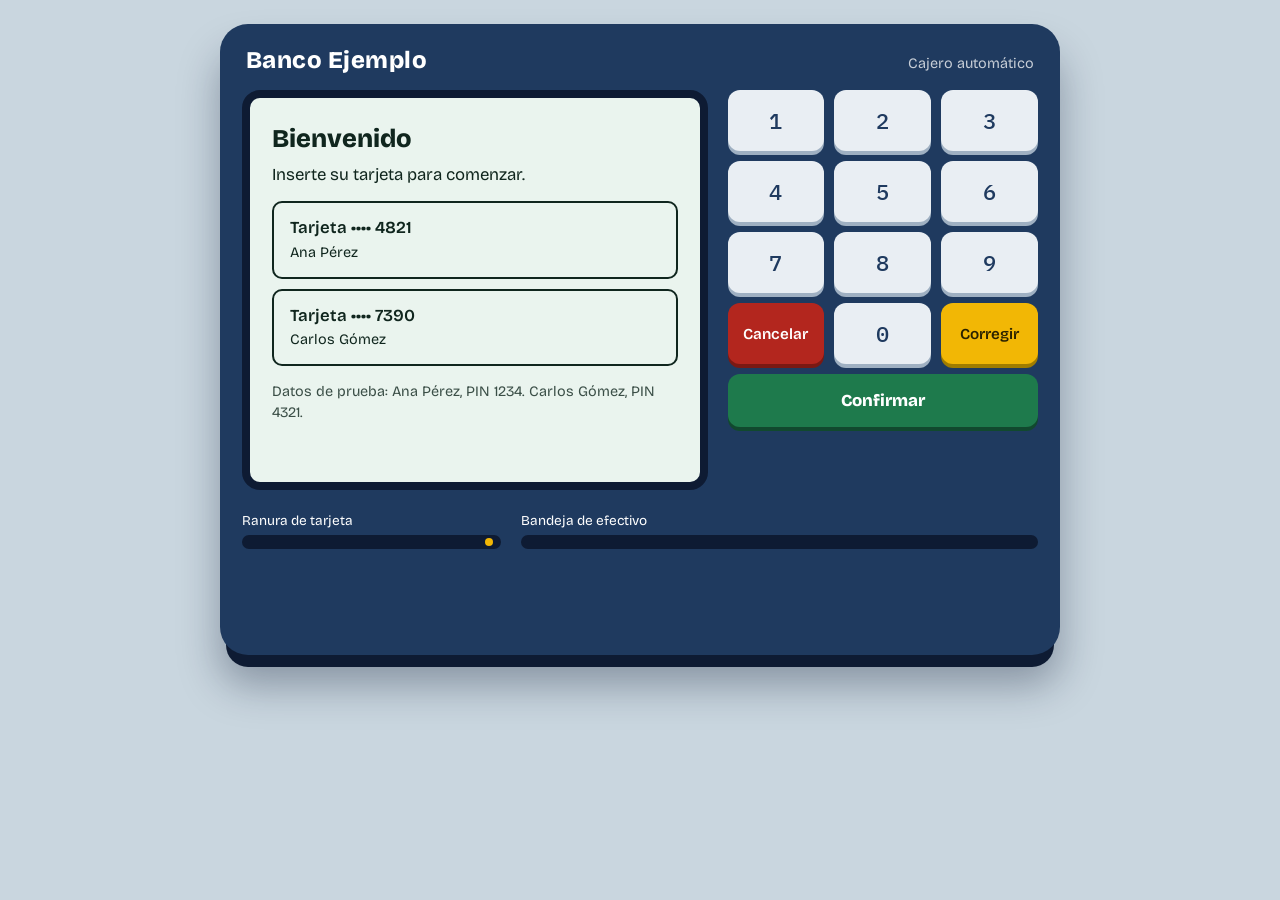
<file: index.html>
<!DOCTYPE html>
<html lang="es">
<head>
<meta charset="utf-8">
<meta name="viewport" content="width=device-width, initial-scale=1">
<title>Cajero automático</title>
<link rel="preconnect" href="https://fonts.googleapis.com">
<link rel="preconnect" href="https://fonts.gstatic.com" crossorigin>
<link href="https://fonts.googleapis.com/css2?family=Bricolage+Grotesque:opsz,wght@12..96,400;12..96,600;12..96,800&family=IBM+Plex+Mono:wght@500&display=swap" rel="stylesheet">
<style>
  :root {
    --fondo: #C9D6DF;
    --cuerpo: #1F3A5F;
    --cuerpo-oscuro: #0E1B33;
    --pantalla: #EAF4EE;
    --tinta: #10261E;
    --amarillo: #F2B705;
    --rojo: #B3261E;
    --verde: #1E7A4C;
  }
  * { box-sizing: border-box; }
  body {
    margin: 0;
    min-height: 100vh;
    background: var(--fondo);
    font-family: "Bricolage Grotesque", system-ui, sans-serif;
    color: var(--tinta);
    padding: 24px 16px;
  }

  /* ---------- Cuerpo del cajero ---------- */
  .cajero {
    max-width: 840px;
    margin: 0 auto;
    background: var(--cuerpo);
    border-radius: 28px;
    padding: 22px;
    box-shadow: 0 18px 0 -6px var(--cuerpo-oscuro), 0 30px 40px rgba(14, 27, 51, .35);
  }
  .marca {
    display: flex;
    align-items: baseline;
    justify-content: space-between;
    color: #fff;
    margin: 0 4px 16px;
  }
  .marca h1 { margin: 0; font-size: 1.5rem; font-weight: 800; letter-spacing: .02em; }
  .marca span { font-size: .9rem; opacity: .75; }

  .panel {
    display: grid;
    grid-template-columns: 1.5fr 1fr;
    gap: 20px;
  }

  /* ---------- Pantalla ---------- */
  .pantalla {
    background: var(--pantalla);
    border: 8px solid var(--cuerpo-oscuro);
    border-radius: 18px;
    padding: 22px;
    min-height: 400px;
    font-size: 1.05rem;
    line-height: 1.45;
  }
  .pantalla h2 { margin: 0 0 6px; font-size: 1.6rem; font-weight: 800; }
  .pantalla p { margin: 0 0 14px; max-width: 46ch; }
  .monto {
    font-family: "IBM Plex Mono", monospace;
    font-size: 2.2rem;
    font-weight: 500;
    margin: 12px 0 22px !important;
  }
  .campo {
    font-family: "IBM Plex Mono", monospace;
    font-size: 1.8rem;
    letter-spacing: .15em;
    border: 2px solid var(--tinta);
    border-radius: 10px;
    padding: 12px 16px;
    margin: 6px 0 14px;
    background: #fff;
    min-height: 62px;
  }
  .aviso {
    border-left: 6px solid var(--tinta);
    padding: 8px 12px;
    background: rgba(16, 38, 30, .07);
    border-radius: 0 8px 8px 0;
    font-weight: 600;
  }
  .aviso.error { border-color: var(--rojo); color: var(--rojo); background: rgba(179, 38, 30, .08); }
  .aviso.ok { border-color: var(--verde); color: var(--verde); background: rgba(30, 122, 76, .08); }

  .rejilla { display: grid; grid-template-columns: 1fr 1fr; gap: 10px; margin-top: 8px; }
  .lista { display: grid; gap: 10px; margin-top: 8px; }
  .acciones { display: flex; gap: 10px; flex-wrap: wrap; }
  .op {
    font: inherit;
    font-weight: 600;
    color: var(--tinta);
    background: transparent;
    border: 2px solid var(--tinta);
    border-radius: 10px;
    padding: 13px 16px;
    text-align: left;
    cursor: pointer;
    display: flex;
    flex-direction: column;
    gap: 2px;
  }
  .op small { font-weight: 400; font-size: .9rem; }
  .op:hover { background: var(--tinta); color: var(--pantalla); }
  .op:focus-visible, .tecla:focus-visible { outline: 3px solid var(--amarillo); outline-offset: 2px; }
  .pantalla .op:focus-visible { outline-color: var(--cuerpo); }
  .demo { font-size: .9rem; opacity: .8; margin-top: 16px !important; }

  .movimientos { list-style: none; padding: 0; margin: 8px 0 18px; display: grid; gap: 8px; }
  .movimientos li { border-bottom: 1px solid rgba(16, 38, 30, .25); padding-bottom: 8px; }
  .movimientos small { display: block; opacity: .75; }

  /* ---------- Teclado ---------- */
  .teclado { display: grid; grid-template-columns: repeat(3, 1fr); gap: 10px; align-content: start; }
  .tecla {
    font-family: "IBM Plex Mono", monospace;
    font-size: 1.4rem;
    font-weight: 500;
    color: var(--cuerpo);
    background: #E9EEF3;
    border: none;
    border-radius: 12px;
    padding: 16px 0;
    cursor: pointer;
    box-shadow: 0 4px 0 #9FB0C2;
  }
  .tecla:active { transform: translateY(3px); box-shadow: 0 1px 0 #9FB0C2; }
  .tecla.cancelar { background: var(--rojo); color: #fff; box-shadow: 0 4px 0 #7A1913; font-size: .95rem; font-family: inherit; font-weight: 600; }
  .tecla.corregir { background: var(--amarillo); color: #2A2200; box-shadow: 0 4px 0 #A07C00; font-size: .95rem; font-family: inherit; font-weight: 600; }
  .tecla.confirmar { grid-column: 1 / -1; background: var(--verde); color: #fff; box-shadow: 0 4px 0 #11492E; font-family: inherit; font-size: 1.05rem; font-weight: 800; }

  /* ---------- Bandeja: tarjeta y efectivo ---------- */
  .bandeja { display: grid; grid-template-columns: 1fr 2fr; gap: 20px; margin-top: 22px; }
  .ranura-tarjeta, .ranura-efectivo { color: #fff; font-size: .85rem; }
  .ranura-tarjeta .boca {
    height: 14px; border-radius: 8px; background: var(--cuerpo-oscuro);
    display: flex; align-items: center; justify-content: flex-end; padding: 0 8px; margin-top: 6px;
  }
  .led { width: 8px; height: 8px; border-radius: 50%; background: var(--amarillo); }
  .led.espera { animation: parpadeo 1.2s infinite; }
  .led.activa { background: #46D28B; }
  .led.bloqueada { background: #FF5A4E; }
  @keyframes parpadeo { 50% { opacity: .2; } }

  .ranura-efectivo .boca { height: 14px; border-radius: 8px; background: var(--cuerpo-oscuro); margin-top: 6px; }
  .billetes { height: 84px; overflow: hidden; position: relative; margin: 0 14px; }
  .billete {
    position: absolute; top: 0; height: 52px; width: 120px;
    border-radius: 6px; border: 2px solid #5B3F85; background: #8E6BB3; color: #fff;
    display: flex; align-items: center; justify-content: center;
    font-family: "IBM Plex Mono", monospace; font-size: 1.3rem;
    transform: translateY(-100%);
    animation: sale .9s cubic-bezier(.2, .8, .3, 1) forwards;
  }
  @keyframes sale { to { transform: translateY(var(--baja)) rotate(var(--giro)); } }

  @media (max-width: 720px) {
    .panel { grid-template-columns: 1fr; }
    .bandeja { grid-template-columns: 1fr; }
    .pantalla { min-height: 340px; }
  }
  @media (prefers-reduced-motion: reduce) {
    .billete { animation-duration: .01s; }
    .led.espera { animation: none; }
  }
</style>
</head>
<body>

<main class="cajero">
  <div class="marca">
    <h1>Banco Ejemplo</h1>
    <span>Cajero automático</span>
  </div>

  <div class="panel">
    <!-- Aquí se dibuja cada pantalla del cajero -->
    <section class="pantalla" id="pantalla" aria-live="polite"></section>

    <!-- Teclado numérico -->
    <div class="teclado" aria-label="Teclado numérico">
      <button class="tecla" onclick="pulsar('1')">1</button>
      <button class="tecla" onclick="pulsar('2')">2</button>
      <button class="tecla" onclick="pulsar('3')">3</button>
      <button class="tecla" onclick="pulsar('4')">4</button>
      <button class="tecla" onclick="pulsar('5')">5</button>
      <button class="tecla" onclick="pulsar('6')">6</button>
      <button class="tecla" onclick="pulsar('7')">7</button>
      <button class="tecla" onclick="pulsar('8')">8</button>
      <button class="tecla" onclick="pulsar('9')">9</button>
      <button class="tecla cancelar" onclick="cancelar()">Cancelar</button>
      <button class="tecla" onclick="pulsar('0')">0</button>
      <button class="tecla corregir" onclick="corregir()">Corregir</button>
      <button class="tecla confirmar" onclick="confirmar()">Confirmar</button>
    </div>
  </div>

  <div class="bandeja">
    <div class="ranura-tarjeta">
      Ranura de tarjeta
      <div class="boca"><span class="led espera" id="led"></span></div>
    </div>
    <div class="ranura-efectivo">
      Bandeja de efectivo
      <div class="boca"></div>
      <div class="billetes" id="billetes"></div>
    </div>
  </div>
</main>

<script>
/*
  ALGORITMO DEL CAJERO AUTOMÁTICO

  1. El usuario elige una tarjeta (la inserta).
  2. Escribe su PIN. Tiene 3 intentos; si falla los 3, la tarjeta se bloquea.
  3. Si el PIN es correcto, ve el menú:
       - Consultar saldo
       - Retirar dinero  (valida múltiplo, límite y saldo suficiente)
       - Depositar dinero (valida múltiplo y límite)
       - Ver los últimos movimientos
       - Cambiar el PIN
  4. Al salir, el cajero devuelve la tarjeta y vuelve a la pantalla de inicio.
*/

// ---------- DATOS ----------
// Cada cuenta es un objeto con sus datos. Son cuentas de prueba.
const cuentas = [
  { tarjeta: "4821", titular: "Ana Pérez",    pin: "1234", saldo: 1500000, movimientos: [], bloqueada: false },
  { tarjeta: "7390", titular: "Carlos Gómez", pin: "4321", saldo: 320000,  movimientos: [], bloqueada: false }
];

// ---------- REGLAS DEL CAJERO ----------
const LIMITE_RETIRO = 1000000;    // máximo por retiro
const LIMITE_DEPOSITO = 3000000;  // máximo por depósito
const MULTIPLO = 10000;           // solo hay billetes de 10.000 o más
const MAX_INTENTOS = 3;

// ---------- ESTADO ACTUAL ----------
let cuenta = null;        // cuenta que está usando el cajero (null = nadie)
let pantalla = "inicio";  // pantalla que se está mostrando
let entrada = "";         // lo que el usuario escribe con el teclado
let intentos = 0;         // intentos fallidos de PIN
let pinNuevo = "";        // PIN nuevo mientras se confirma
let mensaje = "";         // aviso que se muestra en pantalla
let tipoMensaje = "";     // "error" u "ok"

// Pantallas que piden escribir números: cuántos dígitos y si se ocultan
const configEntrada = {
  pin:         { max: 4, oculto: true },
  retiroOtro:  { max: 8, oculto: false },
  deposito:    { max: 8, oculto: false },
  cambiarPin1: { max: 4, oculto: true },
  cambiarPin2: { max: 4, oculto: true }
};

// ---------- FUNCIONES DE AYUDA ----------
// Convierte 1500000 en "$ 1.500.000"
function formato(n) {
  return "$ " + n.toLocaleString("es-CO");
}

function aviso() {
  if (mensaje === "") return "";
  return '<p class="aviso ' + tipoMensaje + '" role="status">' + mensaje + "</p>";
}

// Cambia de pantalla
function mostrar(nombre, msg, tipo) {
  if (nombre !== "retiroOk") limpiarBilletes();
  pantalla = nombre;
  entrada = "";
  mensaje = msg || "";
  tipoMensaje = tipo || "";
  render();
  actualizarLed();
}

// Guarda un movimiento en el historial de la cuenta
function registrar(tipo, monto) {
  cuenta.movimientos.push({
    tipo: tipo,
    monto: monto,
    saldo: cuenta.saldo,
    fecha: new Date().toLocaleString("es-CO")
  });
}

// ---------- DIBUJAR LA PANTALLA ----------
function render() {
  const p = document.getElementById("pantalla");
  let html = "";

  if (pantalla === "inicio") {
    html = "<h2>Bienvenido</h2>" +
      "<p>Inserte su tarjeta para comenzar.</p>" + aviso() +
      '<div class="lista">';
    for (let i = 0; i < cuentas.length; i++) {
      const c = cuentas[i];
      html += '<button class="op" onclick="elegirTarjeta(' + i + ')">' +
        "Tarjeta •••• " + c.tarjeta +
        "<small>" + c.titular + (c.bloqueada ? " (bloqueada)" : "") + "</small></button>";
    }
    html += "</div>" +
      '<p class="demo">Datos de prueba: Ana Pérez, PIN 1234. Carlos Gómez, PIN 4321.</p>';
  }

  else if (pantalla === "pin") {
    html = "<h2>Ingrese su PIN</h2>" +
      "<p>Tarjeta •••• " + cuenta.tarjeta + ". Escriba los 4 dígitos y presione Confirmar.</p>" +
      '<div class="campo" id="campo"></div>' + aviso();
  }

  else if (pantalla === "menu") {
    html = "<h2>Hola, " + cuenta.titular.split(" ")[0] + "</h2>" +
      "<p>¿Qué desea hacer?</p>" + aviso() +
      '<div class="rejilla">' +
      '<button class="op" onclick="mostrar(\'saldo\')">Consultar saldo</button>' +
      '<button class="op" onclick="mostrar(\'retiro\')">Retirar dinero</button>' +
      '<button class="op" onclick="mostrar(\'deposito\')">Depositar dinero</button>' +
      '<button class="op" onclick="mostrar(\'movimientos\')">Últimos movimientos</button>' +
      '<button class="op" onclick="mostrar(\'cambiarPin1\')">Cambiar PIN</button>' +
      '<button class="op" onclick="terminar()">Salir</button>' +
      "</div>";
  }

  else if (pantalla === "saldo") {
    html = "<h2>Saldo disponible</h2>" +
      '<p class="monto">' + formato(cuenta.saldo) + "</p>" +
      '<div class="acciones">' +
      '<button class="op" onclick="mostrar(\'menu\')">Volver al menú</button>' +
      '<button class="op" onclick="terminar()">Salir</button></div>';
  }

  else if (pantalla === "retiro") {
    html = "<h2>Retirar dinero</h2>" +
      "<p>Elija un valor o escriba otro. Máximo " + formato(LIMITE_RETIRO) + " por retiro.</p>" + aviso() +
      '<div class="rejilla">' +
      '<button class="op" onclick="retirar(50000)">' + formato(50000) + "</button>" +
      '<button class="op" onclick="retirar(100000)">' + formato(100000) + "</button>" +
      '<button class="op" onclick="retirar(200000)">' + formato(200000) + "</button>" +
      '<button class="op" onclick="retirar(500000)">' + formato(500000) + "</button>" +
      '<button class="op" onclick="mostrar(\'retiroOtro\')">Otro valor</button>' +
      '<button class="op" onclick="mostrar(\'menu\')">Volver al menú</button>' +
      "</div>";
  }

  else if (pantalla === "retiroOtro") {
    html = "<h2>Otro valor</h2>" +
      "<p>Escriba el valor en múltiplos de " + formato(MULTIPLO) + " y presione Confirmar.</p>" +
      '<div class="campo" id="campo"></div>' + aviso() +
      '<button class="op" onclick="mostrar(\'retiro\')">Volver</button>';
  }

  else if (pantalla === "retiroOk") {
    html = "<h2>Retiro exitoso</h2>" +
      "<p>Retire su dinero de la bandeja de efectivo.</p>" +
      "<p>Nuevo saldo: <strong>" + formato(cuenta.saldo) + "</strong></p>" +
      '<button class="op" onclick="recogerDinero()">Ya retiré mi dinero</button>';
  }

  else if (pantalla === "deposito") {
    html = "<h2>Depositar dinero</h2>" +
      "<p>Escriba el valor en múltiplos de " + formato(MULTIPLO) + ". Máximo " + formato(LIMITE_DEPOSITO) + ".</p>" +
      '<div class="campo" id="campo"></div>' + aviso() +
      '<button class="op" onclick="mostrar(\'menu\')">Volver al menú</button>';
  }

  else if (pantalla === "depositoOk") {
    html = "<h2>Depósito registrado</h2>" +
      "<p>Nuevo saldo: <strong>" + formato(cuenta.saldo) + "</strong></p>" +
      '<button class="op" onclick="mostrar(\'menu\')">Volver al menú</button>';
  }

  else if (pantalla === "movimientos") {
    html = "<h2>Últimos movimientos</h2>";
    if (cuenta.movimientos.length === 0) {
      html += "<p>Todavía no hay movimientos en esta sesión.</p>";
    } else {
      html += '<ul class="movimientos">';
      // Se muestran los 5 más recientes, el último primero
      const ultimos = cuenta.movimientos.slice(-5).reverse();
      for (let i = 0; i < ultimos.length; i++) {
        const m = ultimos[i];
        html += "<li>" + m.tipo + " de " + formato(m.monto) +
          "<small>" + m.fecha + ". Saldo: " + formato(m.saldo) + "</small></li>";
      }
      html += "</ul>";
    }
    html += '<button class="op" onclick="mostrar(\'menu\')">Volver al menú</button>';
  }

  else if (pantalla === "cambiarPin1") {
    html = "<h2>Cambiar PIN</h2>" +
      "<p>Escriba su nuevo PIN de 4 dígitos y presione Confirmar.</p>" +
      '<div class="campo" id="campo"></div>' + aviso() +
      '<button class="op" onclick="mostrar(\'menu\')">Volver al menú</button>';
  }

  else if (pantalla === "cambiarPin2") {
    html = "<h2>Confirme el nuevo PIN</h2>" +
      "<p>Escriba otra vez el nuevo PIN y presione Confirmar.</p>" +
      '<div class="campo" id="campo"></div>' + aviso() +
      '<button class="op" onclick="mostrar(\'menu\')">Cancelar cambio</button>';
  }

  else if (pantalla === "despedida") {
    html = "<h2>Gracias por usar el cajero</h2>" +
      "<p>Retire su tarjeta.</p>" +
      '<button class="op" onclick="retirarTarjeta()">Retirar tarjeta</button>';
  }

  else if (pantalla === "bloqueada") {
    html = "<h2>Tarjeta bloqueada</h2>" +
      "<p>Superó los " + MAX_INTENTOS + " intentos de PIN. La tarjeta fue retenida por seguridad.</p>" +
      '<button class="op" onclick="retirarTarjeta()">Aceptar</button>';
  }

  p.innerHTML = html;
  actualizarCampo();
}

// Muestra lo que el usuario va escribiendo
function actualizarCampo() {
  const campo = document.getElementById("campo");
  if (!campo) return;
  const config = configEntrada[pantalla];
  if (config.oculto) {
    campo.textContent = "•".repeat(entrada.length) + "–".repeat(config.max - entrada.length);
  } else {
    campo.textContent = entrada === "" ? "$ 0" : formato(Number(entrada));
  }
}

// La luz de la ranura cambia según el estado
function actualizarLed() {
  const led = document.getElementById("led");
  if (pantalla === "bloqueada") led.className = "led bloqueada";
  else if (cuenta !== null) led.className = "led activa";
  else led.className = "led espera";
}

// ---------- TECLADO ----------
function pulsar(digito) {
  const config = configEntrada[pantalla];
  if (!config) return;                        // esta pantalla no pide números
  if (entrada.length >= config.max) return;   // ya escribió el máximo
  entrada += digito;
  actualizarCampo();
}

function corregir() {
  if (!configEntrada[pantalla]) return;
  entrada = entrada.slice(0, -1);
  actualizarCampo();
}

function confirmar() {
  if (pantalla === "pin") validarPin();
  else if (pantalla === "retiroOtro") retirar(Number(entrada));
  else if (pantalla === "deposito") depositar(Number(entrada));
  else if (pantalla === "cambiarPin1") pedirConfirmacionPin();
  else if (pantalla === "cambiarPin2") guardarPinNuevo();
}

function cancelar() {
  if (pantalla === "pin") retirarTarjeta();            // devuelve la tarjeta
  else if (pantalla === "menu") terminar();            // sale
  else if (pantalla === "retiroOk") recogerDinero();
  else if (cuenta !== null && pantalla !== "despedida" && pantalla !== "bloqueada") mostrar("menu");
}

// ---------- OPERACIONES ----------
function elegirTarjeta(i) {
  if (cuentas[i].bloqueada) {
    mostrar("inicio", "Esa tarjeta está bloqueada.", "error");
    return;
  }
  cuenta = cuentas[i];
  intentos = 0;
  mostrar("pin");
}

function validarPin() {
  if (entrada.length !== 4) {
    mostrar("pin", "Escriba los 4 dígitos del PIN.", "error");
    return;
  }
  if (entrada === cuenta.pin) {
    intentos = 0;
    mostrar("menu");
  } else {
    intentos++;
    if (intentos >= MAX_INTENTOS) {
      cuenta.bloqueada = true;
      mostrar("bloqueada");
    } else {
      mostrar("pin", "PIN incorrecto. Intentos restantes: " + (MAX_INTENTOS - intentos) + ".", "error");
    }
  }
}

function retirar(monto) {
  if (isNaN(monto) || monto <= 0) {
    mostrar(pantalla, "Escriba un valor válido.", "error");
  } else if (monto % MULTIPLO !== 0) {
    mostrar(pantalla, "Solo se entregan valores en múltiplos de " + formato(MULTIPLO) + ".", "error");
  } else if (monto > LIMITE_RETIRO) {
    mostrar(pantalla, "El máximo por retiro es " + formato(LIMITE_RETIRO) + ".", "error");
  } else if (monto > cuenta.saldo) {
    mostrar(pantalla, "Saldo insuficiente. Su saldo es " + formato(cuenta.saldo) + ".", "error");
  } else {
    cuenta.saldo = cuenta.saldo - monto;
    registrar("Retiro", monto);
    mostrar("retiroOk");
    entregarBilletes(monto);
  }
}

function depositar(monto) {
  if (isNaN(monto) || monto <= 0) {
    mostrar("deposito", "Escriba un valor válido.", "error");
  } else if (monto % MULTIPLO !== 0) {
    mostrar("deposito", "Solo se reciben valores en múltiplos de " + formato(MULTIPLO) + ".", "error");
  } else if (monto > LIMITE_DEPOSITO) {
    mostrar("deposito", "El máximo por depósito es " + formato(LIMITE_DEPOSITO) + ".", "error");
  } else {
    cuenta.saldo = cuenta.saldo + monto;
    registrar("Depósito", monto);
    mostrar("depositoOk");
  }
}

function pedirConfirmacionPin() {
  if (entrada.length !== 4) {
    mostrar("cambiarPin1", "El PIN debe tener 4 dígitos.", "error");
    return;
  }
  pinNuevo = entrada;
  mostrar("cambiarPin2");
}

function guardarPinNuevo() {
  if (entrada !== pinNuevo) {
    mostrar("cambiarPin1", "Los PIN no coinciden. Intente de nuevo.", "error");
    return;
  }
  cuenta.pin = pinNuevo;
  pinNuevo = "";
  mostrar("menu", "PIN cambiado correctamente.", "ok");
}

function terminar() {
  mostrar("despedida");
}

function retirarTarjeta() {
  cuenta = null;
  mostrar("inicio");
}

// ---------- EFECTIVO (animación de billetes) ----------
function entregarBilletes(monto) {
  const caja = document.getElementById("billetes");
  caja.innerHTML = "";
  // Entre 2 y 5 billetes dibujados, según el monto
  const cantidad = Math.min(5, Math.max(2, Math.round(monto / 100000)));
  for (let i = 0; i < cantidad; i++) {
    const b = document.createElement("div");
    b.className = "billete";
    b.textContent = "$";
    b.style.left = (i * 38) + "px";
    b.style.setProperty("--baja", (6 + i * 5) + "px");
    b.style.setProperty("--giro", ((i % 2 === 0 ? -1 : 1) * (2 + i)) + "deg");
    b.style.animationDelay = (i * 0.15) + "s";
    b.style.zIndex = i;
    caja.appendChild(b);
  }
}

function limpiarBilletes() {
  document.getElementById("billetes").innerHTML = "";
}

function recogerDinero() {
  mostrar("menu");
}

// ---------- TECLADO FÍSICO ----------
document.addEventListener("keydown", function (e) {
  if (e.key >= "0" && e.key <= "9" && e.key.length === 1) pulsar(e.key);
  else if (e.key === "Backspace") corregir();
  else if (e.key === "Escape") cancelar();
  else if (e.key === "Enter" && e.target.tagName !== "BUTTON") confirmar();
});

// ---------- INICIO ----------
mostrar("inicio");
</script>
</body>
</html>
</file>
